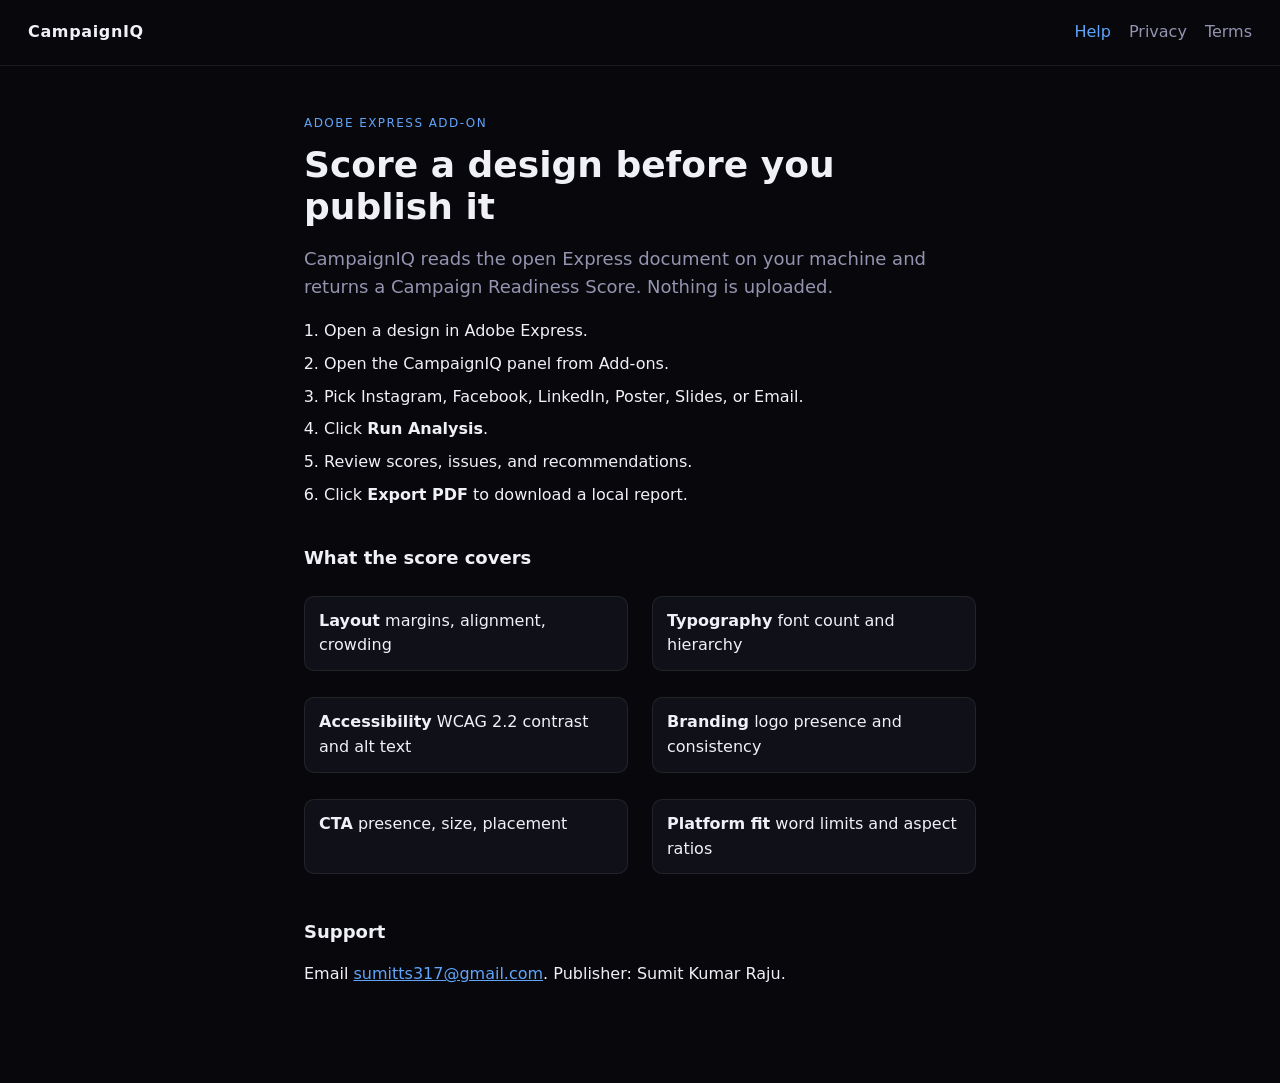
<file: index.html>
<!DOCTYPE html>
<html lang="en">
<head>
  <meta charset="UTF-8" />
  <meta name="viewport" content="width=device-width, initial-scale=1" />
  <title>CampaignIQ Help</title>
  <link rel="stylesheet" href="styles.css" />
</head>
<body>
  <header class="top">
    <a class="brand" href="index.html">CampaignIQ</a>
    <nav>
      <a href="index.html" aria-current="page">Help</a>
      <a href="privacy.html">Privacy</a>
      <a href="terms.html">Terms</a>
    </nav>
  </header>
  <main>
    <p class="kicker">Adobe Express add-on</p>
    <h1>Score a design before you publish it</h1>
    <p class="lede">CampaignIQ reads the open Express document on your machine and returns a Campaign Readiness Score. Nothing is uploaded.</p>

    <ol class="steps">
      <li>Open a design in Adobe Express.</li>
      <li>Open the CampaignIQ panel from Add-ons.</li>
      <li>Pick Instagram, Facebook, LinkedIn, Poster, Slides, or Email.</li>
      <li>Click <strong>Run Analysis</strong>.</li>
      <li>Review scores, issues, and recommendations.</li>
      <li>Click <strong>Export PDF</strong> to download a local report.</li>
    </ol>

    <h2>What the score covers</h2>
    <ul class="grid">
      <li><strong>Layout</strong> margins, alignment, crowding</li>
      <li><strong>Typography</strong> font count and hierarchy</li>
      <li><strong>Accessibility</strong> WCAG 2.2 contrast and alt text</li>
      <li><strong>Branding</strong> logo presence and consistency</li>
      <li><strong>CTA</strong> presence, size, placement</li>
      <li><strong>Platform fit</strong> word limits and aspect ratios</li>
    </ul>

    <h2>Support</h2>
    <p>Email <a href="mailto:sumitts317@gmail.com">sumitts317@gmail.com</a>. Publisher: Sumit Kumar Raju.</p>
  </main>
</body>
</html>
</file>
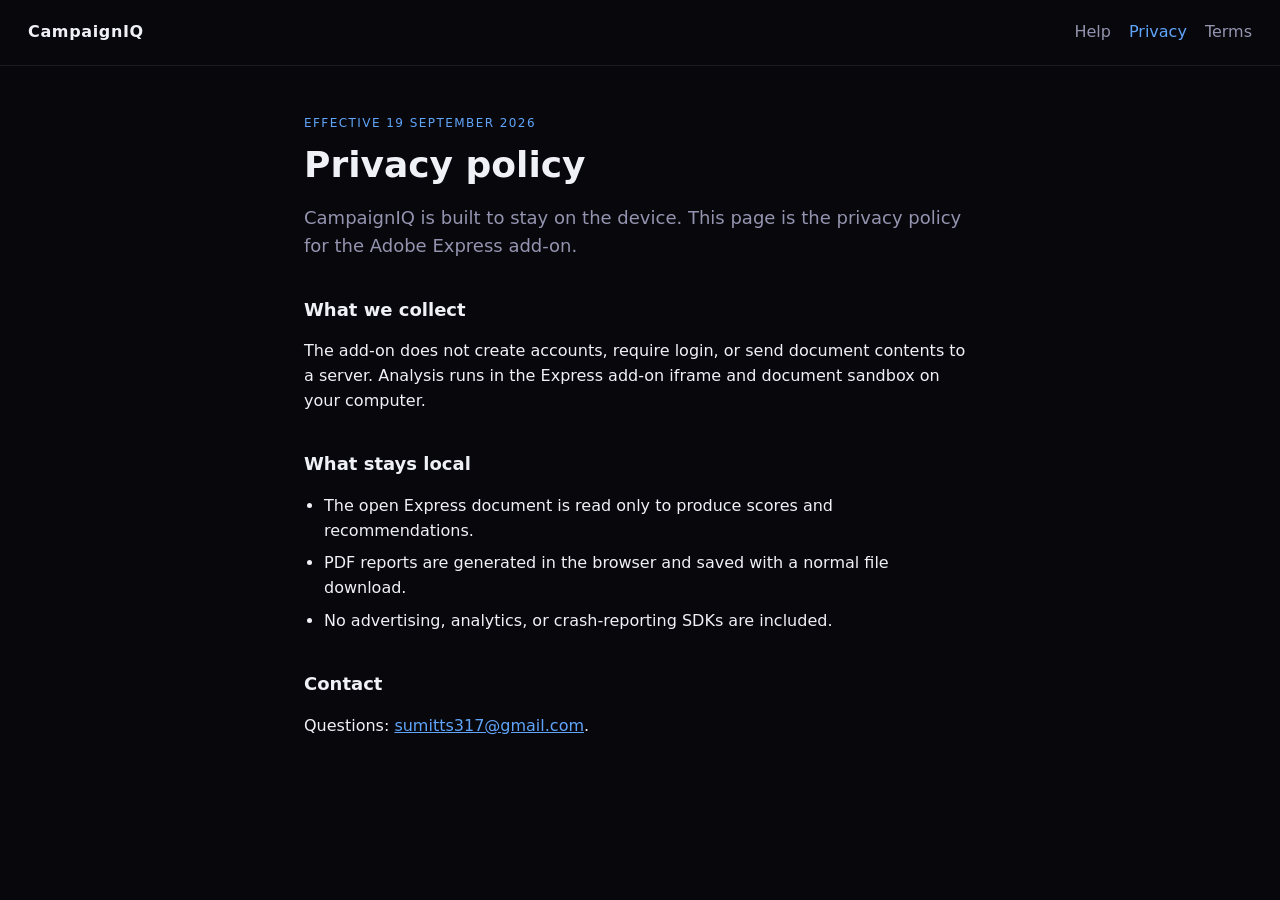
<file: privacy.html>
<!DOCTYPE html>
<html lang="en">
<head>
  <meta charset="UTF-8" />
  <meta name="viewport" content="width=device-width, initial-scale=1" />
  <title>CampaignIQ Privacy Policy</title>
  <link rel="stylesheet" href="styles.css" />
</head>
<body>
  <header class="top">
    <a class="brand" href="index.html">CampaignIQ</a>
    <nav>
      <a href="index.html">Help</a>
      <a href="privacy.html" aria-current="page">Privacy</a>
      <a href="terms.html">Terms</a>
    </nav>
  </header>
  <main>
    <p class="kicker">Effective 19 September 2026</p>
    <h1>Privacy policy</h1>
    <p class="lede">CampaignIQ is built to stay on the device. This page is the privacy policy for the Adobe Express add-on.</p>

    <h2>What we collect</h2>
    <p>The add-on does not create accounts, require login, or send document contents to a server. Analysis runs in the Express add-on iframe and document sandbox on your computer.</p>

    <h2>What stays local</h2>
    <ul>
      <li>The open Express document is read only to produce scores and recommendations.</li>
      <li>PDF reports are generated in the browser and saved with a normal file download.</li>
      <li>No advertising, analytics, or crash-reporting SDKs are included.</li>
    </ul>

    <h2>Contact</h2>
    <p>Questions: <a href="mailto:sumitts317@gmail.com">sumitts317@gmail.com</a>.</p>
  </main>
</body>
</html>
</file>
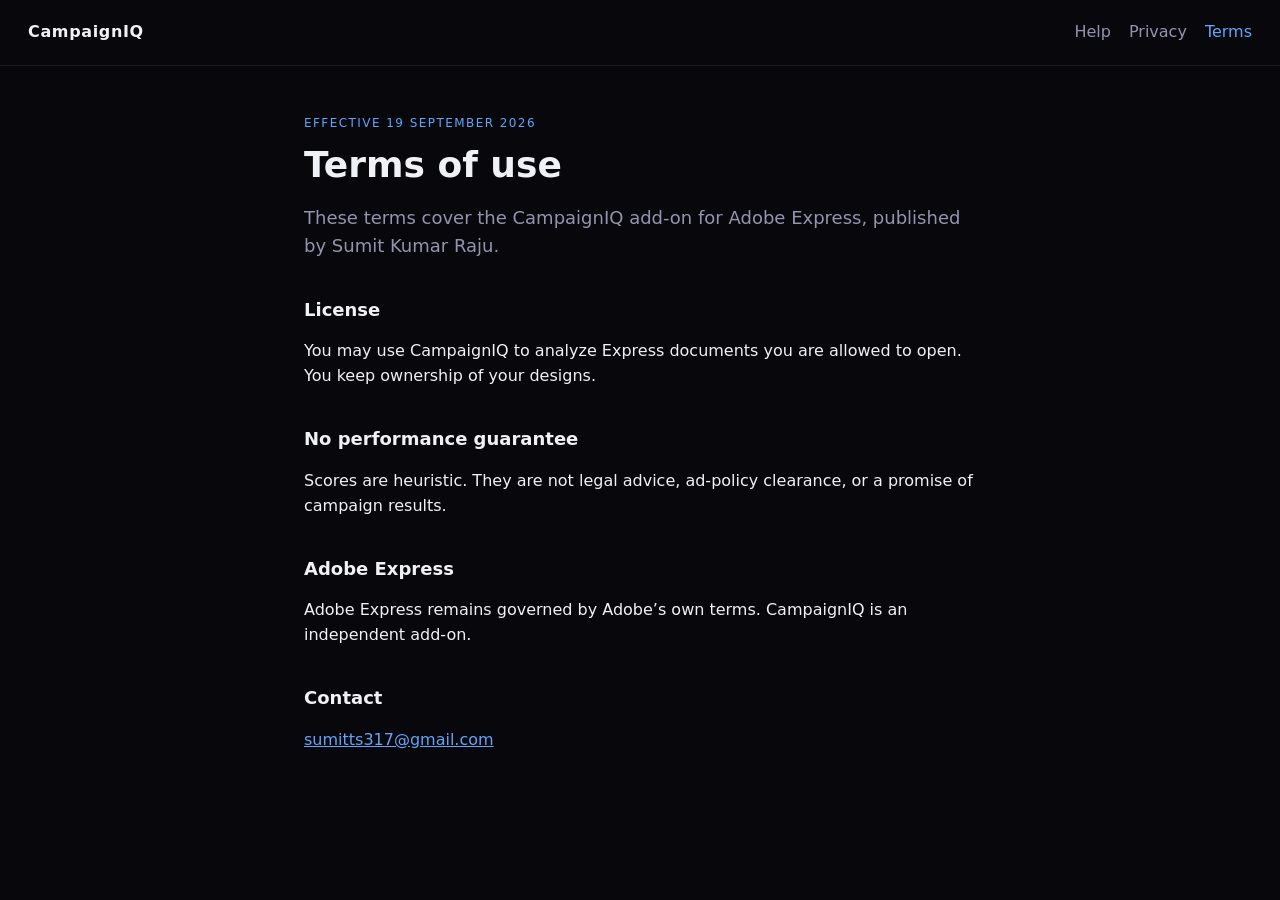
<file: terms.html>
<!DOCTYPE html>
<html lang="en">
<head>
  <meta charset="UTF-8" />
  <meta name="viewport" content="width=device-width, initial-scale=1" />
  <title>CampaignIQ Terms of Use</title>
  <link rel="stylesheet" href="styles.css" />
</head>
<body>
  <header class="top">
    <a class="brand" href="index.html">CampaignIQ</a>
    <nav>
      <a href="index.html">Help</a>
      <a href="privacy.html">Privacy</a>
      <a href="terms.html" aria-current="page">Terms</a>
    </nav>
  </header>
  <main>
    <p class="kicker">Effective 19 September 2026</p>
    <h1>Terms of use</h1>
    <p class="lede">These terms cover the CampaignIQ add-on for Adobe Express, published by Sumit Kumar Raju.</p>

    <h2>License</h2>
    <p>You may use CampaignIQ to analyze Express documents you are allowed to open. You keep ownership of your designs.</p>

    <h2>No performance guarantee</h2>
    <p>Scores are heuristic. They are not legal advice, ad-policy clearance, or a promise of campaign results.</p>

    <h2>Adobe Express</h2>
    <p>Adobe Express remains governed by Adobe’s own terms. CampaignIQ is an independent add-on.</p>

    <h2>Contact</h2>
    <p><a href="mailto:sumitts317@gmail.com">sumitts317@gmail.com</a></p>
  </main>
</body>
</html>
</file>
<file: styles.css>
:root {
  --bg: #07070c;
  --panel: #101018;
  --text: #f0f0f7;
  --muted: #9494b0;
  --line: rgba(255, 255, 255, 0.08);
  --accent: #60a5fa;
}
* { box-sizing: border-box; }
html, body { margin: 0; background: var(--bg); color: var(--text); font: 16px/1.55 system-ui, sans-serif; }
.top {
  display: flex;
  justify-content: space-between;
  align-items: center;
  padding: 20px 28px;
  border-bottom: 1px solid var(--line);
}
.brand { color: var(--text); text-decoration: none; font-weight: 700; letter-spacing: 0.04em; }
nav { display: flex; gap: 18px; }
nav a { color: var(--muted); text-decoration: none; }
nav a[aria-current="page"], nav a:hover { color: var(--accent); }
main { max-width: 720px; margin: 0 auto; padding: 48px 24px 80px; }
.kicker { color: var(--accent); text-transform: uppercase; letter-spacing: 0.12em; font-size: 12px; margin: 0 0 12px; }
h1 { font-size: 36px; line-height: 1.15; margin: 0 0 16px; }
h2 { font-size: 18px; margin: 36px 0 10px; }
.lede { color: var(--muted); font-size: 18px; }
.steps, ul { padding-left: 20px; }
.steps li, ul li { margin: 8px 0; }
.grid { display: grid; grid-template-columns: 1fr 1fr; gap: 10px 24px; list-style: none; padding: 0; }
.grid li { background: var(--panel); border: 1px solid var(--line); border-radius: 10px; padding: 12px 14px; }
a { color: var(--accent); }
@media (max-width: 640px) { .grid { grid-template-columns: 1fr; } h1 { font-size: 28px; } }
</file>
